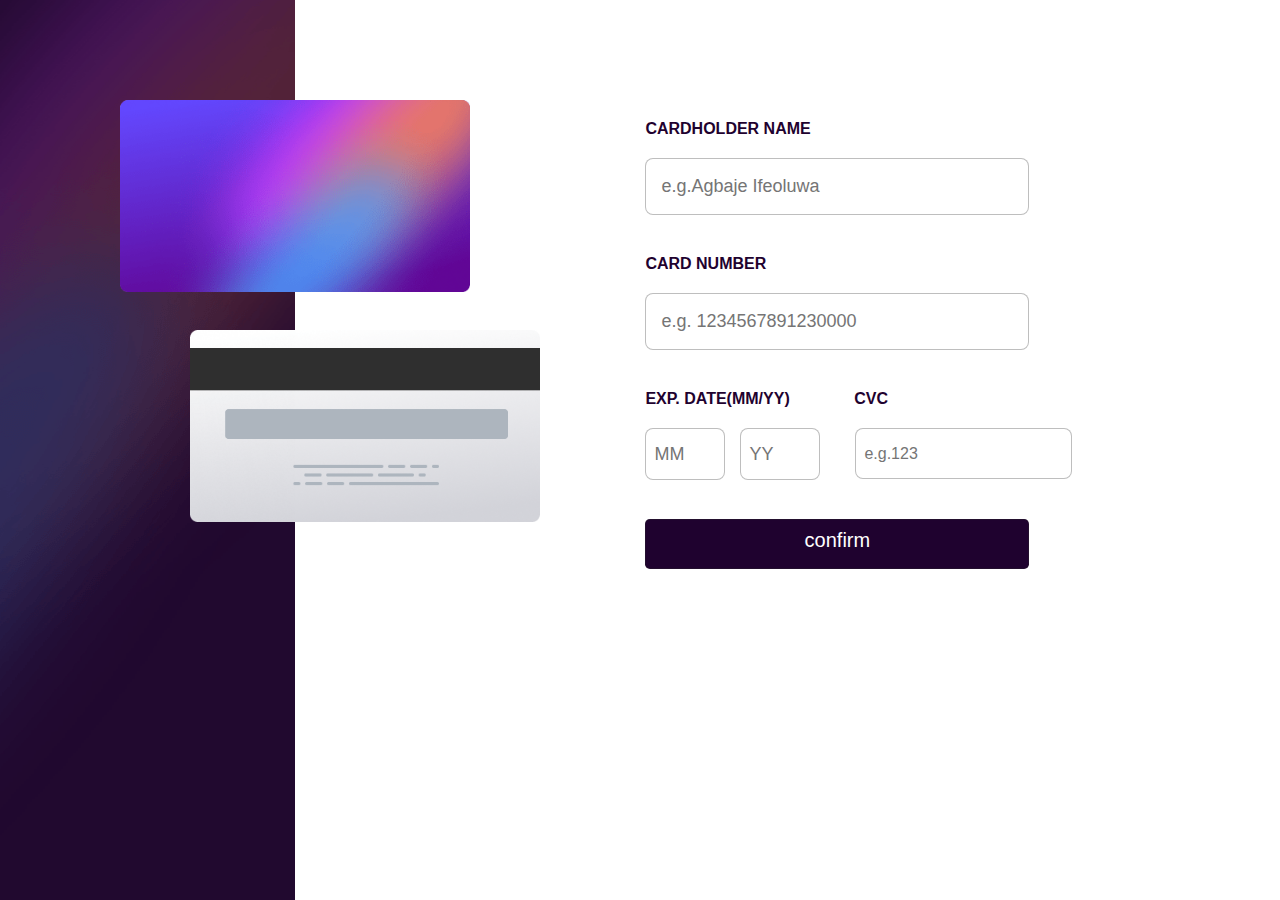
<file: index.html>
<!DOCTYPE html>
<html lang="en">

<head>
    <meta charset="UTF-8">
    <meta http-equiv="X-UA-Compatible" content="IE=edge">
    <meta name="viewport" content="width=device-width, initial-scale=1.0">
    <title>login</title>
    <link rel="stylesheet" href="style.css">

</head>

<body>
    <main class="main__">

        <section class="wrapper">
            <div class="container bd-grid">

                <img src="./img/bg-card-back.png" alt="" class="imgtop">
                <img src="./img/bg-card-front.png" alt="" class="imgbottom">
            </div>
        </section>
        <section class="cardholder">
            <form>
                <div class="card__container bd-grid">

                    <div class="title">

                        CARDHOLDER NAME
                    </div>
                    <input type="text" placeholder="e.g.Agbaje Ifeoluwa" class="topinput">
                    <div class="title">

                        CARD NUMBER
                    </div>
                    <input type="number" placeholder="e.g. 1234567891230000" class="topinput">
                    <div class="title">
                        EXP. DATE(MM/YY) <span> CVC </span>
                    </div>
                    <div class="date">
                        <input type="text" placeholder="MM" class="date1">
                        <input type="text" placeholder="YY" class="date1">
                        <input type="text" placeholder="e.g.123" class="dated">
                    </div>
                    <button class="bd-grid button"><a href="./confirm.html">confirm </a></button>
                </div>
            </form>
        </section>
    </main>
</body>

</html>
</file>
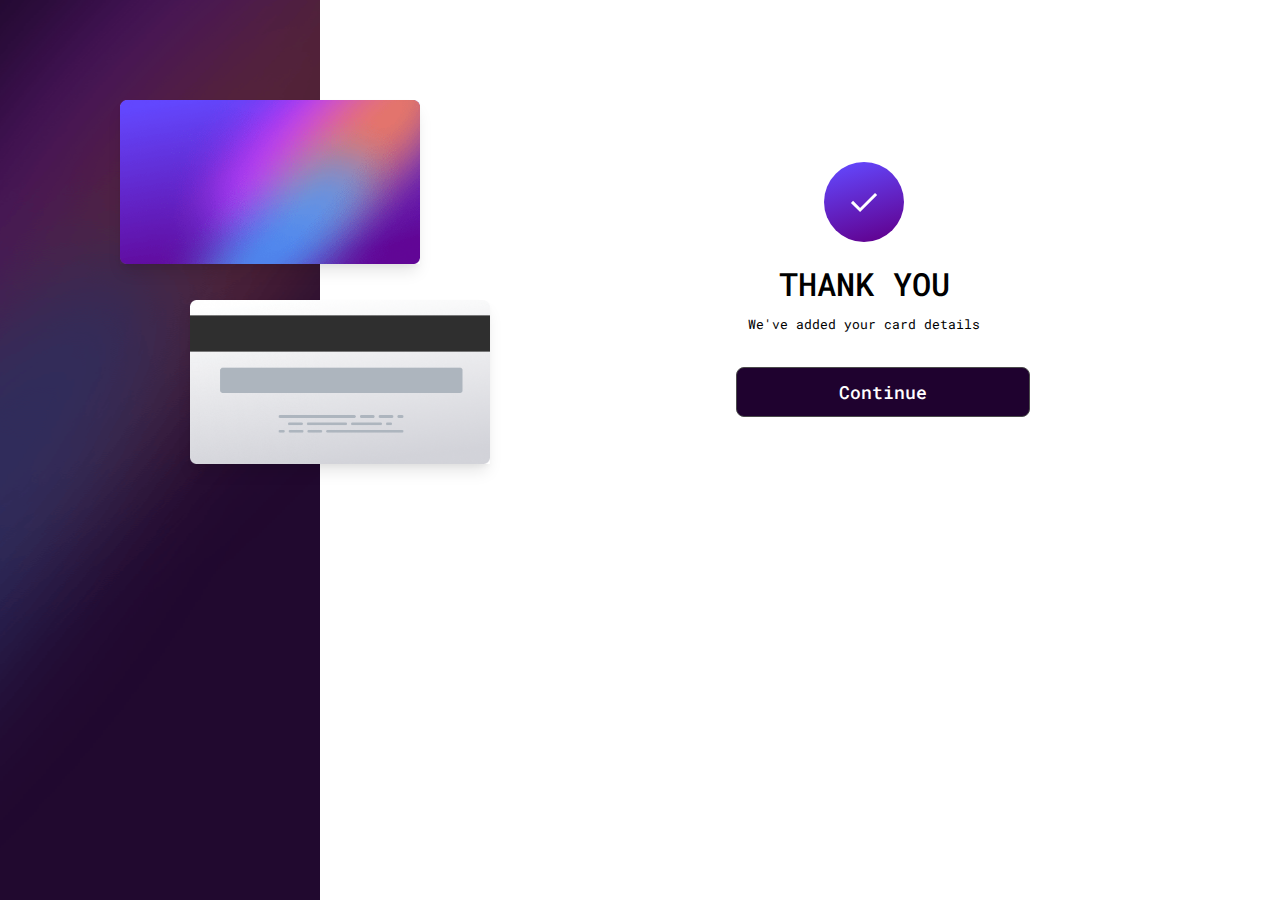
<file: confirm.html>
<!DOCTYPE html>
<html lang="en">

<head>
    <meta charset="UTF-8">
    <meta http-equiv="X-UA-Compatible" content="IE=edge">
    <meta name="viewport" content="width=device-width, initial-scale=1.0">
    <title>Thank you</title>
    <link rel="stylesheet" href="./confirm.css">
</head>

<body>
    <main class="main__">
        <section class="wrapper">
            <div class="container bd-grid">

                <img src="./img/bg-card-back.png" alt="" class="imgtop">
                <img src="./img/bg-card-front.png" alt="" class="imgbottom">
            </div>
        </section>
        <section class="cardholder">
            <div class="cardholder__con bd-grid">
                <img src="./img/icon-complete.svg" alt="" class="circle">
                <h1>THANK YOU </h1>
                <h5>We've added your card details</h5>
                <button>Continue</button>
            </div>
        </section>
    </main>
</body>

</html>
</file>
<file: style.css>
* {
    margin: 0;
    padding: 0;
}

body {
    font-family: sans-serif;
}

.bd-grid {
    max-width: 1024px;
    display: grid;
    grid-template-columns: 100%;
    column-gap: 2rem;
    width: calc(100% - 2rem);
    margin: auto;
}

.wrapper {
    background-image: url(./img/bg-main-mobile.png);
    background-repeat: no-repeat;
    background-position: center;
    background-size: cover;
    width: 100vw;
    height: 35vh;
}

.imgtop {
    width: 220px;
    left: 80px;
    top: 30px;
    /* box-shadow: 2px 2px 2px 2px rgb(241, 241, 241); */
}

.imgbottom {
    position: absolute;
    width: 205px;
    left: 20px;
    top: 98px;
}

.cardholder {
    background-color: #ffff;
    width: 100%;
    height: 65vh;
}

.card__container {
    padding-top: 60px;
    color: rgb(31, 2, 47);
}

.card__container .title {
    margin-bottom: 7px;
    margin-top: 10px;
}

.topinput {
    height: 40px;
    padding-left: 15px;
    border-radius: .5rem;
    border: rgba(44, 44, 44, 0.308) 1px solid;
    outline: none;
    font-size: 18px;
    margin-top: 0px;
    margin-bottom: 20px;
}

.topinput:focus {
    color: purple;
    outline: 2px solid purple;
}

.date {
    display: flex;
    margin-bottom: 20px;
}

.date1 {
    width: 50px;
    height: 30px;
    /* text-align: center; */
    margin-right: 7px;
    padding-left: .5rem;
    border-radius: .5rem;
    border: rgba(44, 44, 44, 0.308) 1px solid;
    outline: none;
    font-size: 18px;
}

.date1:focus {
    color: purple;
    outline: 2px solid purple;
}

.dated {
    margin-left: 20px;
    padding-left: .8rem;
    width: 115px;
    /* text-align: center; */
    border-radius: .5rem;
    border: rgba(44, 44, 44, 0.308) 1px solid;
    outline: none;
    font-size: 16px;
    margin-top: 0px;
    margin-bottom: 20px;
    /* padding-bottom: 6px;
    padding-top: 6px; */
}

.dated:focus {
    color: purple;
    outline: 2px solid purple;
}

.title {
    font-weight: bold;
    font-size: 16px;
}

span {
    margin-left: 10px;
}

button {
    width: 80px;
    height: 50px;
    background-color: rgb(31, 2, 47);
    padding-top: 9px;
    border-radius: .3rem;
    border: rgba(44, 44, 44, 0.308) 1px solid;
    outline: none;
    color: white;
    font-size: 20px;
}

a {
    text-decoration: none;
    color: white;
}

.placeholder {
    font-size: 10px;
}

@media screen and (min-width:320px) {
    .wrapper {
        background-image: url(./img/bg-main-mobile.png);
        background-repeat: no-repeat;
        background-position: center;
        background-size: cover;
        width: 100vw;
        height: 30vh;
    }

    .imgtop {
        position: absolute;
        width: 220px;
        left: 80px;
        top: 30px;
    }

    .imgbottom {
        position: absolute;
        width: 220px;
        left: 20px;
        top: 100px;
    }

    .cardholder {
        background-color: #ffff;
        width: 100%;
        height: 70vh;
    }

    .card__container {
        padding-top: 50px;
        color: rgb(68, 13, 119);
    }

    .card__container .title {
        margin-bottom: 5px;
        margin-top: 7px;
    }

    .topinput {
        height: 40px;
        padding-left: 15px;
        border-radius: .5rem;
        border: rgba(44, 44, 44, 0.308) 1px solid;
        outline: none;
        font-size: 18px;
        margin-top: 0px;
        margin-bottom: 20px;
    }

    .topinput:focus {
        color: purple;
        outline: 2px solid purple;
    }

    .date {
        display: flex;
        margin-bottom: 10px;
    }

    .date1 {
        width: 50px;
        height: 30px;
        /* text-align: center; */
        margin-right: 7px;
        padding-left: .5rem;
        border-radius: .5rem;
        border: rgba(44, 44, 44, 0.308) 1px solid;
        outline: none;
        font-size: 18px;
    }

    .date1:focus {
        color: purple;
        outline: 2px solid purple;
    }

    .dated {
        margin-left: 5px;
        padding-left: .5rem;
        width: 178px;
        /* text-align: center; */
        border-radius: .5rem;
        border: rgba(44, 44, 44, 0.308) 1px solid;
        outline: none;
        font-size: 18px;
        margin-top: 0px;
        margin-bottom: 20px;
        padding-bottom: 5px;
        padding-top: 5px;
    }

    .dated:focus {
        color: purple;
        outline: 2px solid purple;
    }

    span {
        margin-left: 10px;
    }

    button {
        width: 80px;
        height: 50px;
        background-color: rgb(31, 2, 47);
        padding-top: 9px;
        border-radius: .3rem;
        border: rgba(44, 44, 44, 0.308) 1px solid;
        outline: none;
        color: white;
    }

    a {
        text-decoration: none;
        color: white;
    }
}

@media screen and (min-width:720px) {
    .wrapper {
        background-image: url(./img/bg-main-mobile.png);
        background-repeat: no-repeat;
        background-position: center;
        background-size: cover;
        width: 100vw;
        height: 45vh;
    }

    .imgtop {
        position: absolute;
        width: 320px;
        left: 80px;
        top: 30px;
    }

    .imgbottom {
        position: absolute;
        width: 300px;
        left: 20px;
        top: 130px;
    }

    .cardholder {
        background-color: #ffff;
        width: 100%;
        height: 50vh;
    }

    .card__container {
        padding-top: 50px;
        color: rgb(31, 2, 47);
    }

    .card__container .title {
        margin-bottom: 5px;
        margin-top: 7px;
    }

    .topinput {
        height: 40px;
        padding-left: 15px;
        border-radius: .5rem;
        border: rgba(44, 44, 44, 0.308) 1px solid;
        outline: none;
        font-size: 18px;
        margin-top: 0px;
        margin-bottom: 20px;
    }

    .topinput:focus {
        color: purple;
        outline: 2px solid purple;
    }

    .date {
        display: flex;
        margin-bottom: 10px;
    }

    .date1 {
        width: 50px;
        height: 30px;
        /* text-align: center; */
        margin-right: 7px;
        padding-left: .5rem;
        border-radius: .5rem;
        border: rgba(44, 44, 44, 0.308) 1px solid;
        outline: none;
        font-size: 18px;
    }

    .date1:focus {
        color: purple;
        outline: 2px solid purple;
    }

    .dated {
        margin-left: 20px;
        padding-left: .5rem;
        width: 125px;
        /* text-align: center; */
        border-radius: .5rem;
        border: rgba(44, 44, 44, 0.308) 1px solid;
        outline: none;
        font-size: 16px;
        margin-top: 0px;
        margin-bottom: 20px;
    }

    .dated:focus {
        color: purple;
        outline: 2px solid purple;
    }

    span {
        margin-left: 10px;
    }

    button {
        width: 80px;
        height: 50px;
        background-color: rgb(31, 2, 47);
        padding-top: 9px;
        border-radius: .3rem;
        border: rgba(44, 44, 44, 0.308) 1px solid;
        outline: none;
        color: white;
    }

    a {
        text-decoration: none;
        color: white;
    }
}

@media screen and (min-width:1240px) {
    .main__ {
        display: flex;
    }

    .wrapper {
        background-image: url(./img/bg-main-desktop.png);
        background-repeat: no-repeat;
        background-position: center;
        background-size: cover;
        width: 30vw;
        height: 100vh;
    }

    .imgtop {
        position: absolute;
        width: 350px;
        left: 190px;
        top: 330px;
    }

    .imgbottom {
        position: absolute;
        width: 350px;
        left: 120px;
        top: 100px;
    }

    .card__container {
        padding-top: 100px;
        width: 30vw;
        margin-left: 350px;
    }

    .card__container .title {
        margin-bottom: 20px;
        margin-top: 20px;
    }

    .topinput {
        height: 55px;
        padding-left: 15px;
        border-radius: .5rem;
        border: rgba(44, 44, 44, 0.308) 1px solid;
        outline: none;
        font-size: 18px;
        margin-top: 0px;
        margin-bottom: 20px;
    }

    .topinput:focus {
        color: purple;
        outline: 2px solid purple;
    }

    .date {
        display: flex;
        margin-bottom: 20px;
    }

    .date1 {
        width: 70px;
        height: 50px;
        /* text-align: center; */
        margin-right: 15px;
        padding-left: .5rem;
        border-radius: .5rem;
        border: rgba(44, 44, 44, 0.308) 1px solid;
        outline: none;
        font-size: 18px;
    }

    .date1:focus {
        color: purple;
        outline: 2px solid purple;
    }

    .dated {
        margin-left: 20px;
        padding-left: .5rem;
        width: 250px;
        height: 39px;
        /* text-align: center; */
        border-radius: .5rem;
        border: rgba(44, 44, 44, 0.308) 1px solid;
        outline: none;
        font-size: 16px;
        margin-top: 0px;
        margin-bottom: 20px;
    }

    .dated:focus {
        color: purple;
        outline: 2px solid purple;
    }

    span {
        margin-left: 60px;
    }

    .button {
        width: 100%;
        height: 50px;
        background-color: rgb(31, 2, 47);
        padding-top: 9px;
        border-radius: .3rem;
        border: rgba(44, 44, 44, 0.308) 1px solid;
        outline: none;
        color: white;
    }

    a {
        text-decoration: none;
        color: white;
    }
}
</file>
<file: confirm.css>
@import url('https://fonts.googleapis.com/css2?family=Roboto+Mono:wght@400;500&display=swap');


* {
    margin: 0;
    padding: 0;
    box-sizing: border-box;
}

html {
    font-family: 'Roboto Mono';
}

.bd-grid {
    max-width: 1024px;
    display: grid;
    grid-template-columns: 100%;
    column-gap: 2rem;
    width: calc(100% - 2rem);
    margin: auto;
}

.wrapper {
    background-image: url(./img/bg-main-mobile.png);
    background-repeat: no-repeat;
    background-position: center;
    background-size: cover;
    width: 100vw;
    height: 33vh;
}

.imgtop {
    position: absolute;
    width: 220px;
    left: 80px;
    top: 30px;
    box-shadow: rgba(0, 0, 0, 0.1) 0px 10px 15px -3px, rgba(0, 0, 0, 0.05) 0px 4px 6px -2px;
    transition: 0.5s 0.2s ease-in-out;
}

.imgbottom {
    position: absolute;
    width: 205px;
    left: 40px;
    top: 99px;
    box-shadow: rgba(0, 0, 0, 0.1) 0px 10px 15px -3px, rgba(0, 0, 0, 0.05) 0px 4px 6px -2px;
    transition: 0.5s 0.2s ease-in-out;
}

.cardholder {
    /* background-color: burlywood; */
    width: 100vw;
    height: 67vh;
    padding-top: 70px;
    padding-left: 0px;
}

.cardholder__con h1,
h5 {
    text-align: center;
    padding-bottom: 20px;
}

.cardholder__con h1 {
    font-weight: 500;
}

.cardholder__con h5 {
    font-weight: 400;
}

.circle {
    margin-bottom: 30px;
    justify-self: center;

}

.circle:hover {
    rotate: 360;
}

.cardholder__con button {
    width: 60vw;
    height: 10vh;
    border-radius: .5rem;
    margin-left: 20px;
    border: rgb(75, 75, 75) 1px solid;
    outline: none;
    cursor: pointer;
    color: white;
    background-color: rgb(118, 67, 165);
    font-family: 'Roboto Mono';
    transition: 0.6s ease;
}

.cardholder__con button:hover {
    scale: 1.019;
}

@media screen and (min-width:320px) {
    .wrapper {
        background-image: url(./img/bg-main-mobile.png);
        background-repeat: no-repeat;
        background-position: center;
        background-size: cover;
        width: 100vw;
        height: 30vh;
    }

    .imgtop {
        position: absolute;
        width: 220px;
        left: 80px;
        top: 30px;
    }

    .imgbottom {
        position: absolute;
        width: 205px;
        left: 40px;
        top: 99px;
        box-shadow: rgba(0, 0, 0, 0.1) 0px 10px 15px -3px, rgba(0, 0, 0, 0.05) 0px 4px 6px -2px;
    }

    .cardholder__con button {
        width: 60%;
        height: 50px;
        border-radius: .5rem;
        margin-left: 62px;
        border: rgb(75, 75, 75) 1px solid;
        outline: none;
        cursor: pointer;
        color: white;
        /* background-color: rgb(118, 67, 165); */
        font-family: 'Roboto Mono';
        transition: 0.6s ease;
        font-weight: 500;
        font-size: 1.1rem;
        background: rgb(31, 2, 47);
    }
}

@media screen and (min-width:720px) {
    .wrapper {
        background-image: url(./img/bg-main-mobile.png);
        background-repeat: no-repeat;
        background-position: center;
        background-size: cover;
        width: 100%;
        height: 45vh;
    }

    .imgtop {
        position: absolute;
        width: 320px;
        left: 200px;
        top: 30px;
    }

    .imgbottom {
        position: absolute;
        width: 300px;
        left: 150px;
        top: 130px;
    }

    .cardholder {
        /* background-color: burlywood; */
        width: 100%;
        height: 55vh;
        padding-top: 50px;
    }

    .cardholder__con h1,
    h5 {
        text-align: center;
        padding-bottom: 10px;
    }

    .circle {
        margin-bottom: 20px;
        justify-self: center;

    }

    .cardholder__con button {
        width: 75%;
        height: 3rem;
        border-radius: .5rem;
        margin-top: 1.5rem;
        /* margin-left: 7rem; */
        border: rgb(75, 75, 75) 1px solid;
        outline: none;
        cursor: pointer;
        color: white;
        background-color: rgb(118, 67, 165);
    }

}

@media screen and (min-width:1240px) {
    .main__ {
        display: flex;
    }

    .wrapper {
        background-image: url(./img/bg-main-desktop.png);
        background-repeat: no-repeat;
        background-position: center;
        background-size: cover;
        width: 25vw;
        height: 100vh;
    }

    .imgtop {
        position: absolute;
        width: 300px;
        left: 190px;
        top: 300px;
    }

    .imgbottom {
        position: absolute;
        width: 300px;
        left: 120px;
        top: 100px;
    }

    .cardholder {
        margin-top: 7rem;
        margin-left: 10rem;
        width: 60vw;
    }

    .cardholder__con button {
        margin-left: 15rem;
        width: 40%;
        height: 50px;
        font-weight: 500;
        font-size: 1.1rem;
        background: rgb(31, 2, 47);
    }
}
</file>
